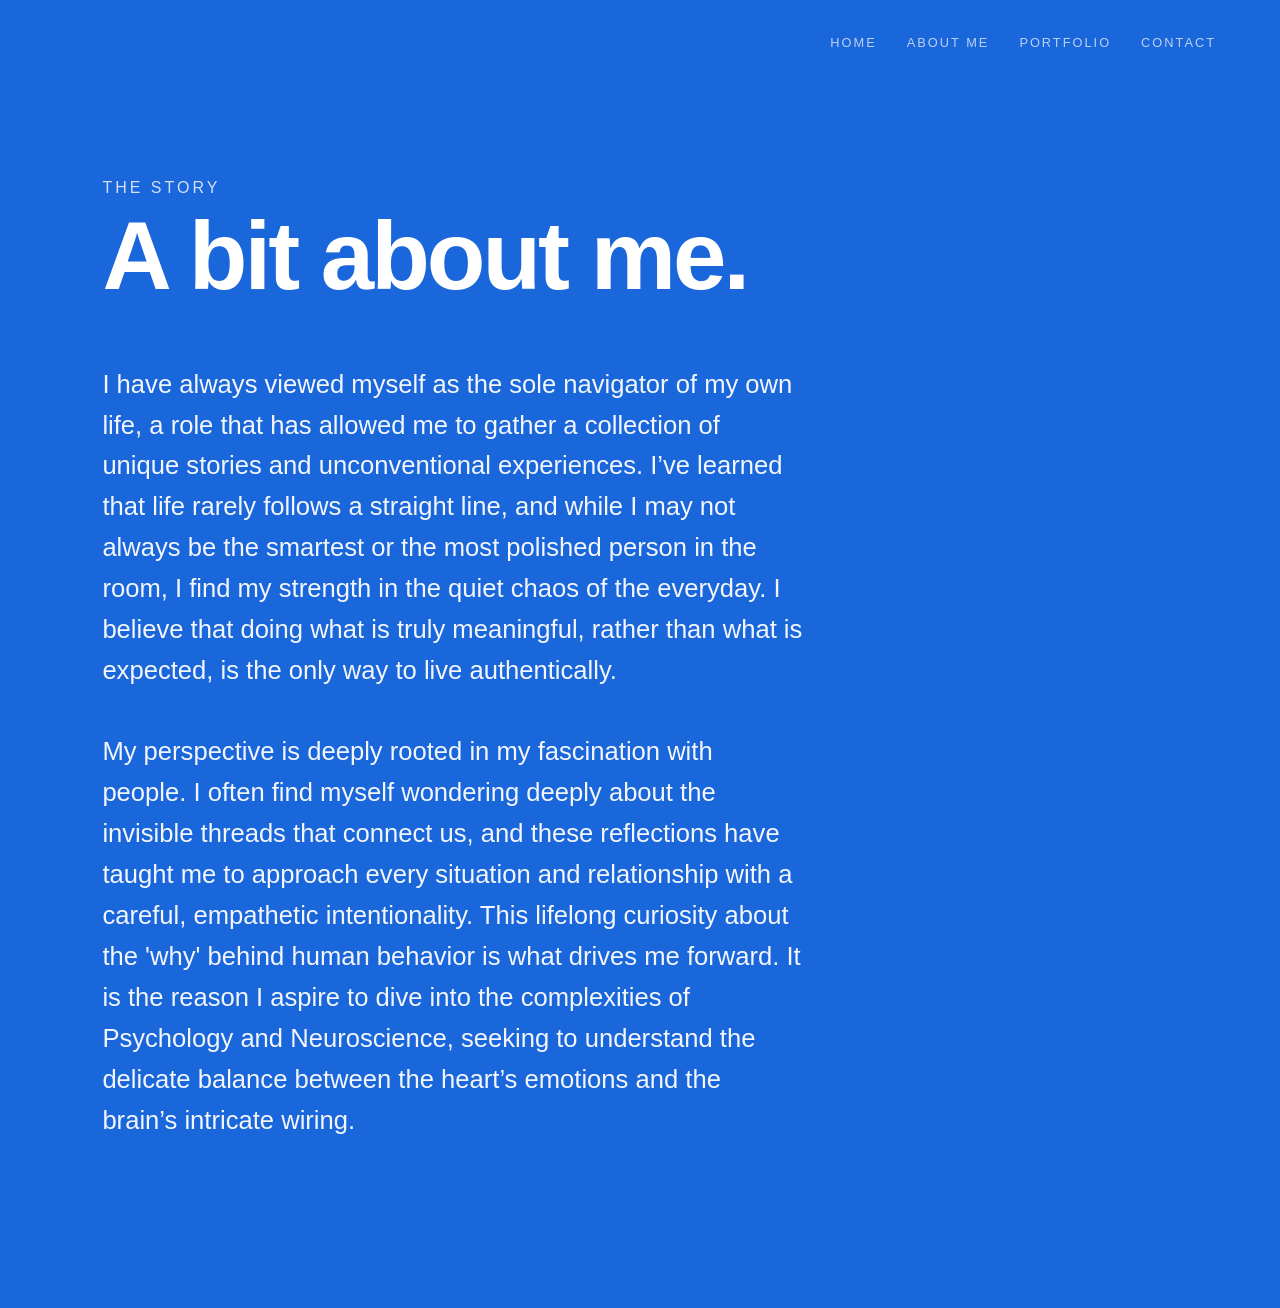
<file: about.html>
<!DOCTYPE html>
<html lang="en">
<head>
    <meta charset="UTF-8">
    <meta name="viewport" content="width=device-width, initial-scale=1.0">
    <title>About Me | Nova Bat-Orgil</title>
    <link rel="stylesheet" href="style.css">
</head>
<body>
    <nav>
        <ul>
            <li><a href="index.html">Home</a></li>
            <li><a href="about.html">About Me</a></li>
            <li><a href="portfolio.html">Portfolio</a></li>
            <li><a href="contact.html">Contact</a></li>
        </ul>
    </nav>

    <div class="content-wrapper">
        <span class="sub-header">The Story</span>
        <h1>A bit about me.</h1>
        
        <div class="bio-container">
            <p class="long-bio">
                I have always viewed myself as the sole navigator of my own life, a role that has allowed me to gather a collection of unique stories and unconventional experiences. 
                I’ve learned that life rarely follows a straight line, and while I may not always be the smartest or the most polished person in the room, I find my strength in the quiet chaos of the everyday.
                I believe that doing what is truly meaningful, rather than what is expected, is the only way to live authentically.
            </p>
            
            <p class="long-bio">
               My perspective is deeply rooted in my fascination with people. 
                I often find myself wondering deeply about the invisible threads that connect us, and these reflections have taught me to approach every situation and relationship with a careful, empathetic intentionality. 
                This lifelong curiosity about the 'why' behind human behavior is what drives me forward. 
                It is the reason I aspire to dive into the complexities of Psychology and Neuroscience, seeking to understand the delicate balance between the heart’s emotions and the brain’s intricate wiring.
        </div>
    </div>
</body>
</html>
</file>
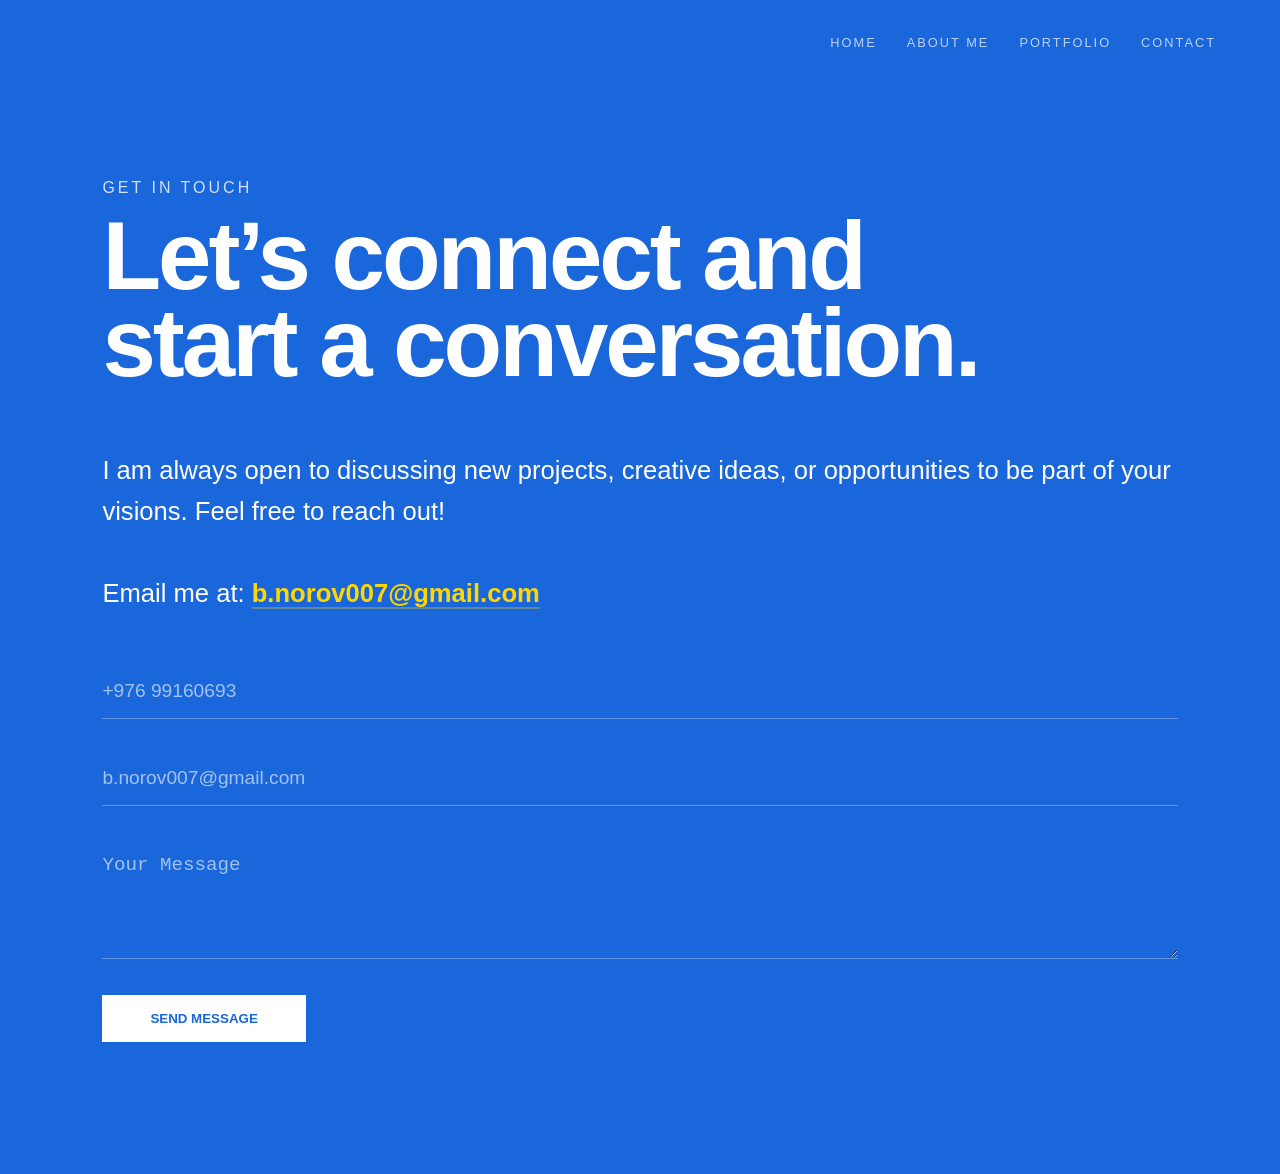
<file: contact.html>
<!DOCTYPE html>
<html lang="en">
<head>
    <meta charset="UTF-8">
    <meta name="viewport" content="width=device-width, initial-scale=1.0">
    <title>Contact | NOVA.B</title>
    <link rel="stylesheet" href="style.css">
</head>
<body>
    <nav>
        <ul>
            <li><a href="index.html">Home</a></li>
            <li><a href="about.html">About Me</a></li>
            <li><a href="portfolio.html">Portfolio</a></li>
            <li><a href="contact.html">Contact</a></li>
        </ul>
    </nav>

    <div class="content-wrapper">
        <span class="sub-header">Get in Touch</span>
        <h1>Let’s connect and<br>start a conversation.</h1>
        
        <p class="contact-text">
            I am always open to discussing new projects, creative ideas, or 
            opportunities to be part of your visions. Feel free to reach out!
            <br><br>
           Email me at: <a href="mailto:b.norov007@gmail.com" class="email-link">b.norov007@gmail.com</a>
        
        <form style="margin-top: 50px;">
            <input type="text" placeholder="+976 99160693">
            <input type="email" placeholder="b.norov007@gmail.com">
            <textarea placeholder="Your Message" rows="4"></textarea>
            <button type="submit">Send Message</button>
        </form>
    </div>
</body>
</html>
</file>
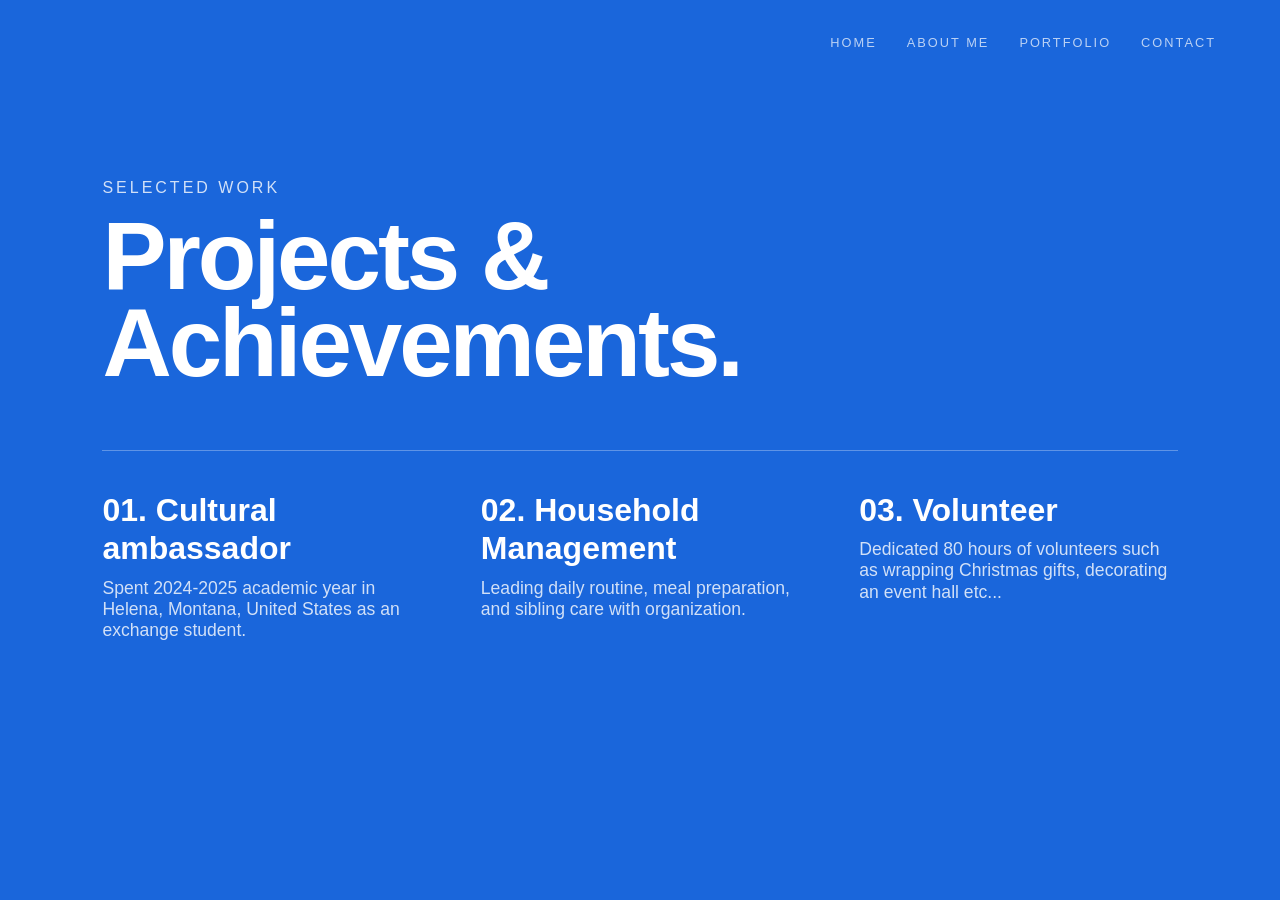
<file: portfolio.html>
<!DOCTYPE html>
<html lang="en">
<head>
    <meta charset="UTF-8"><title>Portfolio</title>
    <link rel="stylesheet" href="style.css">
</head>
<body>
    <nav>
        <ul>
            <li><a href="index.html">Home</a></li>
            <li><a href="about.html">About Me</a></li>
            <li><a href="portfolio.html">Portfolio</a></li>
            <li><a href="contact.html">Contact</a></li>
        </ul>
    </nav>
    <div class="content-wrapper">
        <span class="sub-header">Selected Work</span>
        <h1>Projects &<br>Achievements.</h1>
        
        <div class="portfolio-grid">
            <div class="item">
                <h3>01. Cultural ambassador</h3>
                <p>Spent 2024-2025 academic year in Helena, Montana, United States as an exchange student.</p>
            </div>
            <div class="item">
                <h3>02. Household Management</h3>
                <p>Leading daily routine, meal preparation, and sibling care with organization.</p>
            </div>
            <div class="item">
                <h3>03. Volunteer </h3>
                <p>Dedicated 80 hours of volunteers such as wrapping Christmas gifts, decorating an event hall etc...</p>
            </div>
        </div>
    </div>
</body>
</html>
</file>
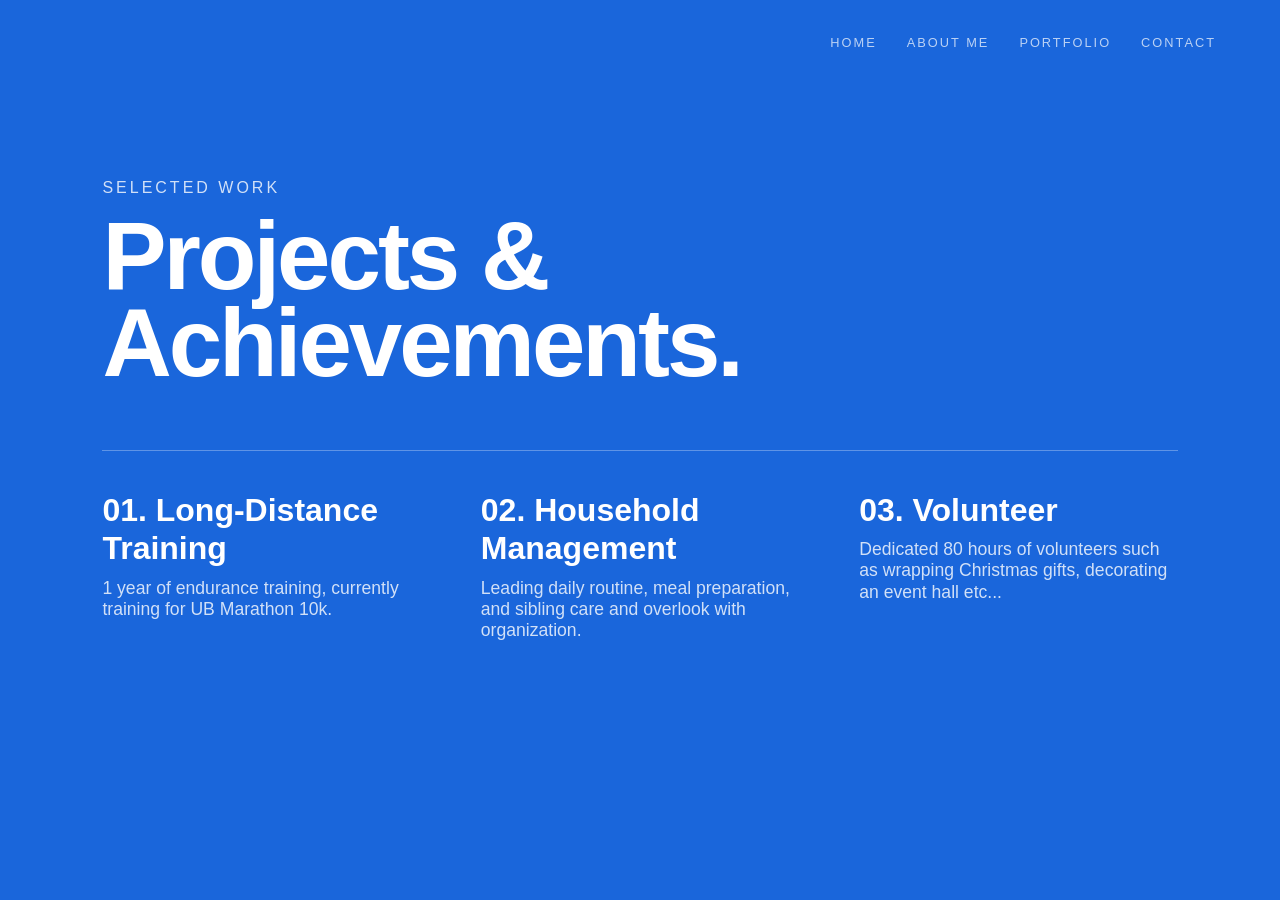
<file: project.html>
<!DOCTYPE html>
<html lang="en">
<head>
    <meta charset="UTF-8"><title>Portfolio</title>
    <link rel="stylesheet" href="style.css">
</head>
<body>
    <nav>
        <ul>
            <li><a href="index.html">Home</a></li>
            <li><a href="about.html">About Me</a></li>
            <li><a href="portfolio.html">Portfolio</a></li>
            <li><a href="contact.html">Contact</a></li>
        </ul>
    </nav>
    <div class="content-wrapper">
        <span class="sub-header">Selected Work</span>
        <h1>Projects &<br>Achievements.</h1>
        
        <div class="portfolio-grid">
            <div class="item">
                <h3>01. Long-Distance Training</h3>
                <p>1 year of endurance training, currently training for UB Marathon 10k.</p>
            </div>
            <div class="item">
                <h3>02. Household Management</h3>
                <p>Leading daily routine, meal preparation, and sibling care and overlook with organization.</p>
            </div>
            <div class="item">
                <h3>03. Volunteer </h3>
                <p>Dedicated 80 hours of volunteers such as wrapping Christmas gifts, decorating an event hall etc...</p>
            </div>
        </div>
    </div>
</body>
</html>
</file>
<file: style.css>
:root {
    --bg-color: #1a66db; /* The deep blue from your screenshot */
    --text-color: #ffffff;
    --border-color: rgba(255, 255, 255, 0.3);
}

* { box-sizing: border-box; margin: 0; padding: 0; }

body { 
    background-color: var(--bg-color); 
    color: var(--text-color); 
    font-family: 'Helvetica Neue', Helvetica, Arial, sans-serif;
    line-height: 1.2;
    overflow-x: hidden;
}

/* Navigation */
nav { 
    padding: 2rem 5%; 
    display: flex; 
    justify-content: flex-end; 
    position: fixed;
    width: 100%;
    top: 0;
    z-index: 1000;
}

nav ul { list-style: none; display: flex; gap: 30px; }

nav ul li a { 
    color: var(--text-color); 
    text-decoration: none; 
    font-size: 0.8rem;
    text-transform: uppercase;
    letter-spacing: 2px;
    opacity: 0.7;
    transition: 0.3s;
}

nav ul li a:hover { opacity: 1; }

/* Layouts */
.content-wrapper { 
    padding: 10% 8%; 
    margin-top: 50px;
}

h1 { 
    font-size: clamp(3rem, 8vw, 6rem); /* Responsive giant text */
    font-weight: 700;
    line-height: 0.9;
    margin-bottom: 4rem;
    letter-spacing: -3px;
}

.sub-header {
    font-size: 1rem;
    text-transform: uppercase;
    letter-spacing: 3px;
    margin-bottom: 1rem;
    display: block;
    opacity: 0.8;
}

.description {
    font-size: 1.4rem;
    max-width: 600px;
    line-height: 1.6;
    margin-top: 2rem;
    font-weight: 300;
}

/* Portfolio/Projects Grid */
.portfolio-grid {
    display: grid;
    grid-template-columns: repeat(auto-fit, minmax(300px, 1fr));
    gap: 60px;
    border-top: 1px solid var(--border-color);
    padding-top: 40px;
}

.item { margin-bottom: 2rem; }
.item h3 { font-size: 2rem; margin-bottom: 10px; }
.item p { opacity: 0.8; font-size: 1.1rem; }

/* Contact Form */
input, textarea {
    width: 100%;
    background: transparent;
    border: none;
    border-bottom: 1px solid var(--border-color);
    color: white;
    padding: 1rem 0;
    margin-bottom: 2rem;
    font-size: 1.2rem;
    outline: none;
}

button {
    background: white;
    color: var(--bg-color);
    border: none;
    padding: 1rem 3rem;
    font-weight: bold;
    text-transform: uppercase;
    cursor: pointer;
}

@media (max-width: 768px) {
    h1 { font-size: 3rem; }
    nav { justify-content: center; background: var(--bg-color); }
}
.bio-container {
    margin-top: 40px;
    max-width: 700px; /* Prevents the text from being too wide */
}

/* This targets ONLY the long paragraphs in your About section */
.long-bio {
    font-size: 1.6rem;         /* Increased from 1.2rem to make it much bolder */
    line-height: 1.6;           /* Space between lines so it stays readable */
    margin-bottom: 2.5rem;      /* Space between paragraphs */
    opacity: 0.95;              /* Makes it nearly full white */
    font-weight: 300;           /* Keeps it thin and elegant despite being large */
    max-width: 800px;           /* Limits width so the lines aren't too long */
    text-align: left;           /* Keeps the clean left-aligned look from your photos */
}
/* Styling for the text in the Contact Section */
.contact-text {
    font-size: 1.6rem;         /* Matching your large bio size */
    font-weight: 300;
    line-height: 1.6;
    margin-bottom: 2rem;
    color: #ffffff;            /* Pure white for the main text */
}

/* Styling for the Email Link */
.email-link {
    color: #ffd700;            /* A gold color to make the email stand out (or pick any color below) */
    text-decoration: none;     /* Removes the ugly underline */
    font-weight: 600;          /* Makes the email slightly bolder */
    border-bottom: 2px solid rgba(255, 215, 0, 0.3); /* Adds a sophisticated underline */
    transition: 0.3s;
}

.email-link:hover {
    color: #ffffff;            /* Turns white when you hover over it */
    border-bottom: 2px solid #ffffff;
}

/* Styling the Form Labels/Placeholders */
::placeholder {
    color: rgba(255, 255, 255, 0.6); /* Makes the "Your Name" text inside boxes softer */
}
</file>
